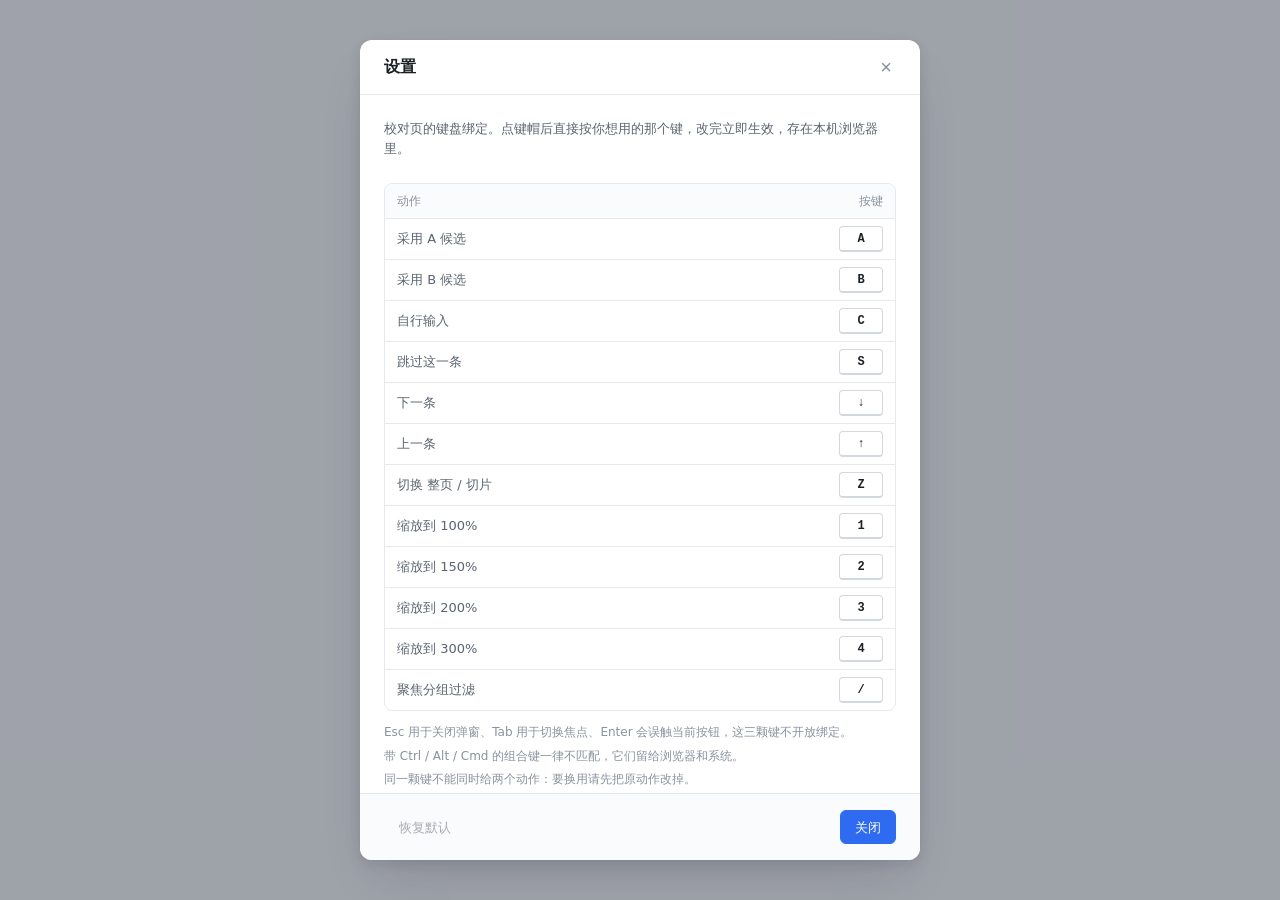
<file: webui/static/dev-settings-shot.html>
<!DOCTYPE html>
<html lang="zh-CN">
<head>
<meta charset="utf-8">
<title>设置面板（截图用）</title>
<!-- 这个页面只做一件事：打开「设置」弹窗，给 docs/ui/settings.png 截图用。
     不带它就没法复现那张截图——无头 Edge 的 --screenshot 只能拍页面，
     没法先点一下顶栏的「设置」再拍。它不参与产品流程，也没有任何业务逻辑。
     生成命令见 docs/UI-DESIGN.md §6.5。 -->
<link rel="stylesheet" href="css/base.css">
<link rel="stylesheet" href="css/view-proofread.css">
</head>
<body>
<div id="toasts"></div>
<script type="module">
import { openSettings } from "./js/settings.js";
openSettings({});
</script>
</body>
</html>
</file>
<file: webui/static/css/base.css>
/* ==========================================================================
   bookflow 工作台 · 基础层
   设计规范见 docs/UI-DESIGN.md。本文件含三部分：
     1. 设计令牌（唯一的颜色/字号/间距来源）
     2. 重置与页面骨架
     3. 跨视图共用组件（按钮、输入、卡片、徽标、进度、表格、空态、弹窗、提示）
   各视图自己的样式在 css/view-*.css，只允许引用这里的令牌，不许写字面色值。
   ========================================================================== */

/* ---------- 1. 设计令牌 ---------- */
:root {
  /* 底层 */
  --bg:            #f6f7f9;
  --surface:       #ffffff;
  --surface-2:     #fafbfc;
  --surface-hover: #f2f4f7;

  /* 线 */
  --border:        #e6e8ec;
  --border-strong: #d3d7de;
  --border-focus:  #93b4f7;

  /* 文字：三级，不要更多 */
  --fg:            #1c2024;
  --fg-muted:      #5b6470;
  --fg-faint:      #8a929e;

  /* 强调：一个蓝，克制使用 */
  --accent:        #2f6bf0;
  --accent-hover:  #2159d8;
  --accent-fg:     #ffffff;
  --accent-soft:   #eef3ff;

  /* 语义 */
  --ok:            #1a9d55;  --ok-soft:      #e9f8f0;
  --warn:          #cf7d0a;  --warn-soft:    #fdf4e3;
  --danger:        #d64545;  --danger-soft:  #fdeeee;
  --neutral:       #78828f;  --neutral-soft: #f0f2f5;

  /* 差异高亮**故意没有颜色令牌**。
     用过三套配色（含实测 5.24:1 的浅琥珀底 + 棕字），结论是底色帮倒忙：
     它把一块色铺在字周围，形近字（已/己）的笔画反而糊在色块边缘；
     一行里出现两三处差异时，视线被色块牵走，真正要看的那两个笔画没人看。
     现在靠字形本身说话：700 字重 + 2px 划线，文字色沿用正文色。
     见 css/view-proofread.css 的 .pr-cand-body mark。 */

  /* 形状与投影 */
  --radius-sm: 6px;
  --radius:    8px;
  --radius-lg: 12px;
  --shadow-sm: 0 1px 2px rgba(16, 24, 40, .05);
  --shadow:    0 1px 3px rgba(16, 24, 40, .07), 0 8px 24px -8px rgba(16, 24, 40, .10);
  --shadow-lg: 0 4px 12px rgba(16, 24, 40, .10), 0 24px 48px -16px rgba(16, 24, 40, .18);

  /* 字体 */
  --sans: "Segoe UI", "Microsoft YaHei UI", "Microsoft YaHei", system-ui, sans-serif;
  --mono: "Cascadia Mono", Consolas, "Courier New", monospace;
  --fs-xs: 12px; --fs-sm: 13px; --fs: 14px; --fs-lg: 16px;
  --fs-xl: 20px; --fs-2xl: 26px;

  /* 间距（4 的倍数） */
  --sp-1: 4px;  --sp-2: 8px;  --sp-3: 12px; --sp-4: 16px;
  --sp-5: 24px; --sp-6: 32px; --sp-7: 48px;

  --topbar-h: 56px;
}

/* ---------- 2. 重置与骨架 ---------- */
* { box-sizing: border-box; }

/* hidden 必须压过各组件自身的 display，否则空提示条会露出来 */
[hidden] { display: none !important; }

html, body {
  margin: 0; padding: 0;
  background: var(--bg);
  color: var(--fg);
  font-family: var(--sans);
  font-size: var(--fs);
  line-height: 1.55;
  -webkit-font-smoothing: antialiased;
  text-rendering: optimizeLegibility;
}

body { padding-top: var(--topbar-h); min-height: 100vh; }

a { color: var(--accent); text-decoration: none; }
a:hover { text-decoration: underline; }

h1, h2, h3, h4 { margin: 0; font-weight: 600; line-height: 1.35; }

/* 顶栏 */
.topbar {
  position: fixed; inset: 0 0 auto 0; height: var(--topbar-h);
  display: flex; align-items: center; gap: var(--sp-5);
  padding: 0 var(--sp-5);
  background: var(--surface);
  border-bottom: 1px solid var(--border);
  z-index: 50;
}
.brand { display: flex; align-items: center; gap: var(--sp-2); font-weight: 600; letter-spacing: .2px; }
.brand-mark {
  display: inline-flex; align-items: center; justify-content: center;
  width: 24px; height: 24px; border-radius: var(--radius-sm);
  background: var(--accent); color: var(--accent-fg);
  font-size: 13px; font-weight: 700;
}
.brand-text { color: var(--fg); }

.nav { display: flex; gap: var(--sp-1); }
.nav-link {
  padding: 6px 12px; border-radius: var(--radius-sm);
  color: var(--fg-muted); font-size: var(--fs-sm); font-weight: 500;
  transition: background .12s, color .12s;
}
.nav-link:hover { background: var(--surface-hover); color: var(--fg); text-decoration: none; }
.nav-link.active { background: var(--accent-soft); color: var(--accent); }

.topbar-right { margin-left: auto; display: flex; align-items: center; gap: var(--sp-2); }

/* 芯片（路径、版本等元信息） */
.chip {
  font-family: var(--mono); font-size: 11.5px; color: var(--fg-faint);
  padding: 3px 9px; border: 1px solid var(--border); border-radius: 999px;
  max-width: 340px; overflow: hidden; text-overflow: ellipsis; white-space: nowrap;
}

/* 内容区 */
.crumbs {
  padding: var(--sp-3) var(--sp-6) 0;
  font-size: var(--fs-sm); color: var(--fg-faint);
}
#main { padding: var(--sp-4) var(--sp-6) var(--sp-7); max-width: 1760px; margin: 0 auto; }

/* ---------- 3. 共用组件 ---------- */

/* 3.1 文字工具类 */
.mono { font-family: var(--mono); font-size: var(--fs-sm); }
.muted { color: var(--fg-muted); }
.faint { color: var(--fg-faint); }
.small { font-size: var(--fs-sm); }
.xs { font-size: var(--fs-xs); }
.strong { font-weight: 600; }
.spacer { flex: 1 1 auto; }
.dot-sep { color: var(--fg-faint); padding: 0 var(--sp-1); }
.nowrap { white-space: nowrap; }

/* 3.2 页面头 */
.page-head {
  display: flex; align-items: flex-start; gap: var(--sp-4);
  margin-bottom: var(--sp-5);
}
.page-title { font-size: var(--fs-xl); }
.page-sub { margin: var(--sp-2) 0 0; color: var(--fg-muted); font-size: var(--fs-sm); }
.page-head-actions { margin-left: auto; display: flex; align-items: center; gap: var(--sp-2); }

/* 3.3 按钮 */
.btn {
  display: inline-flex; align-items: center; justify-content: center; gap: 6px;
  height: 34px; padding: 0 14px;
  font-family: inherit; font-size: var(--fs-sm); font-weight: 500; line-height: 1;
  color: var(--fg); background: var(--surface);
  border: 1px solid var(--border-strong); border-radius: var(--radius-sm);
  cursor: pointer; white-space: nowrap;
  transition: background .12s, border-color .12s, color .12s, box-shadow .12s;
  text-decoration: none;
}
.btn:hover { background: var(--surface-hover); text-decoration: none; }
.btn:active { transform: translateY(.5px); }
.btn:focus-visible { outline: 2px solid var(--border-focus); outline-offset: 1px; }
.btn[disabled], .btn:disabled {
  opacity: .5; cursor: not-allowed; pointer-events: none;
}

.btn-primary {
  background: var(--accent); border-color: var(--accent); color: var(--accent-fg);
}
.btn-primary:hover { background: var(--accent-hover); border-color: var(--accent-hover); }

.btn-ghost { background: transparent; border-color: transparent; color: var(--fg-muted); }
.btn-ghost:hover { background: var(--surface-hover); color: var(--fg); }

.btn-danger { color: var(--danger); border-color: var(--danger); background: var(--surface); }
.btn-danger:hover { background: var(--danger-soft); }

.btn-danger-solid {
  background: var(--danger); border-color: var(--danger); color: #fff;
}
.btn-danger-solid:hover { filter: brightness(.94); }

.btn-sm { height: 28px; padding: 0 10px; font-size: var(--fs-xs); }
.btn-lg { height: 44px; padding: 0 20px; font-size: var(--fs-lg); font-weight: 600; }
.btn-block { width: 100%; }

/* 3.4 表单 */
.field { display: flex; flex-direction: column; gap: 6px; margin-bottom: var(--sp-4); }
.field-label { font-size: var(--fs-sm); font-weight: 500; color: var(--fg-muted); }
.field-hint { font-size: var(--fs-xs); color: var(--fg-faint); }
.field-error { font-size: var(--fs-xs); color: var(--danger); }

.input, .select, .textarea {
  width: 100%; font-family: inherit; font-size: var(--fs); color: var(--fg);
  background: var(--surface); border: 1px solid var(--border-strong);
  border-radius: var(--radius-sm); padding: 0 10px; height: 34px;
  transition: border-color .12s, box-shadow .12s;
}
.textarea { height: auto; padding: 8px 10px; line-height: 1.6; resize: vertical; }
.input:hover, .select:hover, .textarea:hover { border-color: var(--fg-faint); }
.input:focus, .select:focus, .textarea:focus {
  outline: none; border-color: var(--accent);
  box-shadow: 0 0 0 3px var(--accent-soft);
}
.input-sm { height: 28px; font-size: var(--fs-sm); }
.input-invalid { border-color: var(--danger); }
.input-invalid:focus { box-shadow: 0 0 0 3px var(--danger-soft); }

/* 3.5 卡片 */
.card {
  background: var(--surface);
  border: 1px solid var(--border);
  border-radius: var(--radius-lg);
  box-shadow: var(--shadow-sm);
}
.card-head {
  display: flex; align-items: center; gap: var(--sp-2);
  padding: var(--sp-4) var(--sp-5);
  border-bottom: 1px solid var(--border);
}
.card-title { font-size: var(--fs-lg); }
.card-sub { font-size: var(--fs-xs); color: var(--fg-faint); margin-left: var(--sp-2); }
.card-body { padding: var(--sp-5); }
.card-foot {
  padding: var(--sp-3) var(--sp-5);
  border-top: 1px solid var(--border);
  display: flex; align-items: center; gap: var(--sp-2);
  background: var(--surface-2);
  border-radius: 0 0 var(--radius-lg) var(--radius-lg);
}

/* 3.6 徽标 / 芯片 */
.badge {
  display: inline-flex; align-items: center; gap: 4px;
  height: 20px; padding: 0 8px;
  font-size: var(--fs-xs); font-weight: 500; line-height: 1;
  border-radius: 999px; white-space: nowrap;
  background: var(--neutral-soft); color: var(--neutral);
}
.badge-accent  { background: var(--accent-soft);  color: var(--accent); }
.badge-ok      { background: var(--ok-soft);      color: var(--ok); }
.badge-warn    { background: var(--warn-soft);    color: var(--warn); }
.badge-danger  { background: var(--danger-soft);  color: var(--danger); }
.badge-neutral { background: var(--neutral-soft); color: var(--neutral); }
.badge-outline {
  background: transparent; color: var(--fg-muted); border: 1px solid var(--border-strong);
}

/* 3.7 进度条 */
.progress {
  position: relative; height: 6px; border-radius: 999px;
  background: var(--neutral-soft); overflow: hidden;
}
.progress-fill {
  height: 100%; border-radius: 999px;
  background: var(--accent);
  transition: width .35s ease;
}
.progress-fill.is-ok { background: var(--ok); }
.progress-fill.is-warn { background: var(--warn); }
.progress-fill.is-danger { background: var(--danger); }

/* 3.8 阶段点阵（9 个阶段的小圆点） */
.stage-strip { display: flex; gap: 6px; align-items: center; }
.stage-dot {
  display: inline-flex; align-items: center; justify-content: center;
  width: 22px; height: 22px; border-radius: 50%;
  font-size: 10px; font-weight: 600;
  border: 1.5px solid var(--border-strong); background: var(--surface);
  color: var(--fg-faint); cursor: default;
}
.stage-dot.st-ok      { background: var(--ok);      border-color: var(--ok);      color: #fff; }
.stage-dot.st-degraded{ background: var(--warn);    border-color: var(--warn);    color: #fff; }
.stage-dot.st-failed  { background: var(--danger);  border-color: var(--danger);  color: #fff; }
.stage-dot.st-skipped { background: var(--neutral-soft); border-color: var(--border-strong); color: var(--fg-faint); }
.stage-dot.st-running {
  border-color: var(--accent); color: var(--accent); background: var(--accent-soft);
  animation: pulse 1.6s ease-in-out infinite;
}
.stage-dot.st-missing { background: var(--surface); }
.st-dot-running { animation: pulse 1.6s ease-in-out infinite; }

@keyframes pulse { 0%, 100% { opacity: 1; } 50% { opacity: .45; } }
@keyframes spin { to { transform: rotate(360deg); } }

/* 3.9 表格 */
.table { width: 100%; border-collapse: collapse; font-size: var(--fs-sm); }
.table th {
  text-align: left; font-weight: 500; color: var(--fg-faint);
  padding: var(--sp-2) var(--sp-3);
  background: var(--surface-2);
  border-bottom: 1px solid var(--border);
  position: sticky; top: 0; z-index: 1;
}
.table td {
  padding: var(--sp-2) var(--sp-3);
  border-bottom: 1px solid var(--border);
  vertical-align: top;
}
.table tbody tr:hover { background: var(--surface-2); }
.table tbody tr:last-child td { border-bottom: none; }

/* 3.10 空态 */
.empty {
  display: flex; flex-direction: column; align-items: center; justify-content: center;
  gap: var(--sp-2); padding: var(--sp-7) var(--sp-5);
  color: var(--fg-muted); text-align: center;
}
.empty-icon { font-size: 22px; color: var(--fg-faint); }
.empty-title { font-size: var(--fs-lg); font-weight: 600; color: var(--fg); }
.empty-desc { font-size: var(--fs-sm); color: var(--fg-muted); max-width: 460px; }

/* 3.11 骨架屏 */
.sk { display: flex; flex-direction: column; gap: var(--sp-3); }
.sk-line, .sk-block {
  background: linear-gradient(90deg, var(--neutral-soft) 25%, var(--surface-hover) 37%, var(--neutral-soft) 63%);
  background-size: 400% 100%;
  border-radius: var(--radius-sm);
  animation: sk-shimmer 1.4s ease-in-out infinite;
}
.sk-line { height: 14px; }
.sk-block { height: 90px; }
@keyframes sk-shimmer { 0% { background-position: 100% 0; } 100% { background-position: 0 0; } }

/* 3.12 错误条 */
.errorbar {
  display: flex; align-items: flex-start; gap: var(--sp-2);
  padding: var(--sp-3) var(--sp-4);
  background: var(--danger-soft); color: var(--danger);
  border: 1px solid var(--danger); border-radius: var(--radius);
  font-size: var(--fs-sm);
}
.errorbar-icon { flex: 0 0 auto; }

/* 3.13 提示条（toast） */
.toasts {
  position: fixed; right: var(--sp-5); bottom: var(--sp-5);
  display: flex; flex-direction: column; gap: var(--sp-2);
  z-index: 200; max-width: 420px;
}
.toast {
  display: flex; align-items: center; gap: var(--sp-2);
  padding: 10px 12px;
  background: var(--surface); color: var(--fg);
  border: 1px solid var(--border-strong); border-radius: var(--radius);
  box-shadow: var(--shadow);
  font-size: var(--fs-sm);
  animation: toast-in .16s ease-out;
}
@keyframes toast-in { from { opacity: 0; transform: translateY(6px); } to { opacity: 1; transform: none; } }
.toast-dot { width: 8px; height: 8px; border-radius: 50%; flex: 0 0 auto; background: var(--neutral); }
.toast-info .toast-dot     { background: var(--accent); }
.toast-success .toast-dot  { background: var(--ok); }
.toast-warn .toast-dot     { background: var(--warn); }
.toast-error .toast-dot    { background: var(--danger); }
.toast-text { flex: 1 1 auto; }
.toast-close {
  border: none; background: none; cursor: pointer;
  color: var(--fg-faint); font-size: 16px; line-height: 1; padding: 0 2px;
}
.toast-close:hover { color: var(--fg); }

/* 3.14 弹窗 */
.modal-backdrop {
  position: fixed; inset: 0; z-index: 150;
  background: rgba(16, 24, 40, .38);
  display: flex; align-items: center; justify-content: center;
  padding: var(--sp-5);
  animation: fade-in .14s ease-out;
}
@keyframes fade-in { from { opacity: 0; } to { opacity: 1; } }
.modal {
  width: 560px; max-width: 100%; max-height: calc(100vh - 80px);
  display: flex; flex-direction: column;
  background: var(--surface); border-radius: var(--radius-lg);
  box-shadow: var(--shadow-lg);
  animation: modal-in .16s ease-out;
}
@keyframes modal-in { from { opacity: 0; transform: translateY(8px) scale(.99); } to { opacity: 1; transform: none; } }
.modal-head {
  display: flex; align-items: center; gap: var(--sp-2);
  padding: var(--sp-4) var(--sp-5);
  border-bottom: 1px solid var(--border);
}
.modal-title { font-size: var(--fs-lg); }
.modal-x {
  margin-left: auto; border: none; background: none; cursor: pointer;
  font-size: 20px; line-height: 1; color: var(--fg-faint); padding: 0 4px;
}
.modal-x:hover { color: var(--fg); }
.modal-body { padding: var(--sp-5); overflow: auto; }
.modal-text { margin: 0 0 var(--sp-3); color: var(--fg-muted); font-size: var(--fs-sm); }
.modal-foot {
  display: flex; justify-content: flex-end; gap: var(--sp-2);
  padding: var(--sp-4) var(--sp-5);
  border-top: 1px solid var(--border);
  background: var(--surface-2);
  border-radius: 0 0 var(--radius-lg) var(--radius-lg);
}

/* 3.15 键帽 */
kbd {
  display: inline-flex; align-items: center; justify-content: center;
  min-width: 20px; height: 20px; padding: 0 5px;
  font-family: var(--mono); font-size: 11px; font-weight: 600;
  color: var(--fg-muted); background: var(--surface-2);
  border: 1px solid var(--border-strong); border-bottom-width: 2px;
  border-radius: 4px;
}

/* 3.15.5 设置面板 · 快捷键 */
.keys-panel { display: flex; flex-direction: column; gap: var(--sp-3); }
.keys-table {
  border: 1px solid var(--border); border-radius: var(--radius);
  overflow: hidden;
}
.keys-row {
  display: grid; grid-template-columns: minmax(0, 1fr) auto;
  align-items: center; gap: var(--sp-3);
  padding: 7px var(--sp-3);
  border-top: 1px solid var(--border);
  font-size: var(--fs-sm);
}
.keys-row:first-child { border-top: none; }
.keys-head {
  background: var(--surface-2); color: var(--fg-faint);
  font-size: var(--fs-xs); font-weight: 500;
  padding-top: var(--sp-2); padding-bottom: var(--sp-2);
}
.keys-label { color: var(--fg-muted); overflow: hidden; text-overflow: ellipsis; }
.keys-note {
  display: flex; flex-direction: column; gap: 4px;
  font-size: var(--fs-xs); color: var(--fg-faint); line-height: 1.6;
}

/* 键帽按钮：外观刻意与静态 kbd 一致，但它是可点的——
   静态和可点长得一样，人才不会去找「哪里能改键」 */
.keycap {
  min-width: 44px; height: 26px; padding: 0 8px;
  display: inline-flex; align-items: center; justify-content: center;
  font-family: var(--mono); font-size: var(--fs-xs); font-weight: 600;
  color: var(--fg); background: var(--surface);
  border: 1px solid var(--border-strong); border-bottom-width: 2px;
  border-radius: 4px; cursor: pointer;
  transition: background .12s, border-color .12s, color .12s;
}
.keycap:hover { border-color: var(--accent); color: var(--accent); background: var(--accent-soft); }
.keycap:focus-visible { outline: 2px solid var(--border-focus); outline-offset: 1px; }
/* 等待按键时反色：这是唯一一个「你现在按什么都算数」的状态，
   必须和静止态一眼分得开，否则用户会以为没点上而反复点击 */
.keycap.is-capturing {
  background: var(--accent); border-color: var(--accent); color: var(--accent-fg);
  animation: pulse 1.2s ease-in-out infinite;
}

/* 3.16 分段控件 */
.segmented {
  display: inline-flex; padding: 2px; gap: 2px;
  background: var(--neutral-soft); border-radius: var(--radius-sm);
}
.segmented button {
  height: 26px; padding: 0 12px; border: none; background: transparent;
  font-family: inherit; font-size: var(--fs-xs); font-weight: 500;
  color: var(--fg-muted); border-radius: 4px; cursor: pointer;
}
.segmented button:hover { color: var(--fg); }
.segmented button.active {
  background: var(--surface); color: var(--fg);
  box-shadow: var(--shadow-sm);
}

/* 3.17 统计条 */
.stat-row { display: flex; gap: var(--sp-5); flex-wrap: wrap; }
.stat { display: flex; flex-direction: column; gap: 2px; }
.stat-value { font-size: var(--fs-xl); font-weight: 600; line-height: 1.2; }
.stat-label { font-size: var(--fs-xs); color: var(--fg-faint); }
</file>
<file: webui/static/css/view-proofread.css>
/* 校对页（#/task/:id/proofread）—— 本工具最核心的界面。
   规范见 docs/UI-DESIGN.md §5。三栏：分组 | 证据 | 判定。
   本文件只引用 base.css 的令牌，不写字面色值。 */

.view-proofread {
  display: flex; flex-direction: column;
  height: calc(100vh - var(--topbar-h));
  margin: calc(var(--sp-4) * -1) calc(var(--sp-6) * -1) 0;
}

/* ---------- 顶栏 ---------- */
.pr-bar {
  display: flex; align-items: center; gap: var(--sp-4);
  padding: var(--sp-3) var(--sp-5);
  background: var(--surface);
  border-bottom: 1px solid var(--border);
  flex: 0 0 auto;
}
.pr-bar-title { display: flex; flex-direction: column; gap: 2px; min-width: 0; }
.pr-bar-name {
  font-size: var(--fs-lg); font-weight: 600;
  overflow: hidden; text-overflow: ellipsis; white-space: nowrap;
}
.pr-bar-sub { font-size: var(--fs-xs); color: var(--fg-faint); }

.pr-progress { flex: 1 1 auto; min-width: 200px; max-width: 460px; }
.pr-progress-meta {
  display: flex; align-items: baseline; justify-content: space-between;
  font-size: var(--fs-xs); color: var(--fg-muted); margin-bottom: 5px;
}
.pr-progress-meta b { color: var(--fg); font-size: var(--fs-sm); }

.pr-bar-actions { margin-left: auto; display: flex; align-items: center; gap: var(--sp-2); }

/* ---------- 三栏 ---------- */
.pr-body {
  flex: 1 1 auto; min-height: 0;
  display: grid;
  grid-template-columns: 200px minmax(0, 1fr) 320px;
  gap: 1px;
  background: var(--border);
}
@media (min-width: 1440px) {
  .pr-body { grid-template-columns: 240px minmax(0, 1fr) 340px; }
}

.pr-pane { background: var(--bg); min-height: 0; display: flex; flex-direction: column; }
/* 空态 / 错误态：必须跨满三栏。.pr-body 是 grid，不带这个类的东西只会落在
   第一列，实测被挤进 200px 的分组栏，标题竖排成一行三个字。 */
.pr-emptywrap { grid-column: 1 / -1; display: flex; align-items: center; justify-content: center; }
.pr-pane-evidence { background: var(--surface-2); }
.pr-pane-decide { background: var(--surface); }

/* ---------- 1. 分组侧栏 ---------- */
.pr-groups { flex: 1 1 auto; overflow: auto; padding: var(--sp-2); }
.pr-group-head {
  display: flex; align-items: center; gap: var(--sp-2);
  padding: var(--sp-2) var(--sp-2) var(--sp-1);
  font-size: var(--fs-xs); font-weight: 600; color: var(--fg-faint);
  letter-spacing: .3px;
}
.pr-group {
  display: flex; align-items: center; gap: var(--sp-2);
  width: 100%; padding: 7px 10px;
  font-family: inherit; font-size: var(--fs-sm); text-align: left;
  color: var(--fg-muted); background: transparent;
  border: none; border-left: 2px solid transparent; border-radius: 0 var(--radius-sm) var(--radius-sm) 0;
  cursor: pointer;
}
.pr-group:hover { background: var(--surface-hover); color: var(--fg); }
.pr-group.active {
  background: var(--accent-soft); color: var(--accent);
  border-left-color: var(--accent); font-weight: 600;
}
.pr-group-label {
  flex: 1 1 auto; overflow: hidden; text-overflow: ellipsis; white-space: nowrap;
  font-family: var(--mono); font-size: var(--fs-sm);
}
.pr-group-count {
  flex: 0 0 auto; font-size: var(--fs-xs); font-variant-numeric: tabular-nums;
  color: var(--fg-faint);
}
.pr-group.active .pr-group-count { color: var(--accent); }
.pr-group.is-unlocated .pr-group-label { font-family: var(--sans); }
.pr-group.is-unlocated { color: var(--warn); }
.pr-group.is-unlocated.active { background: var(--warn-soft); color: var(--warn); border-left-color: var(--warn); }
.pr-group-done {
  flex: 0 0 auto; width: 6px; height: 6px; border-radius: 50%; background: var(--ok);
}

.pr-filter {
  padding: var(--sp-2);
  border-bottom: 1px solid var(--border);
  flex: 0 0 auto;
}

/* ---------- 2. 证据区 ---------- */
.pr-evidence-bar {
  display: flex; align-items: center; gap: var(--sp-2);
  padding: var(--sp-2) var(--sp-4);
  border-bottom: 1px solid var(--border);
  background: var(--surface);
  flex: 0 0 auto;
}
.pr-evidence-meta { font-size: var(--fs-xs); color: var(--fg-faint); font-family: var(--mono); }

.pr-stage {
  flex: 1 1 auto; min-height: 0;
  display: flex; align-items: center; justify-content: center;
  overflow: auto; padding: var(--sp-4);
  /* 证据图必须占足够面积：不小于 420px，默认约视口 58%。
     这是判字的前提条件 —— 图太小，形近字根本分不出来。 */
  min-height: clamp(420px, 58vh, 780px);
  height: 100%;
}
.pr-shot {
  display: block;
  background: var(--surface);
  border: 1px solid var(--border);
  border-radius: var(--radius-sm);
  box-shadow: var(--shadow);
  image-rendering: auto;
  /* 切片图默认铺满证据区宽度：它是一条窄条，按原始像素显示会小得看不清字形。
     放大靠 JS 设 width，但永远不许超出容器 —— 超出就出横向滚动条，
     人被逼着左右拖着看一行字，那是判不了字的。 */
  max-width: 100%;
}
.pr-stage.mode-crop .pr-shot {
  /* 单行切片：宽度吃满，高度自适应，垂直居中 */
  width: 100%;
}
.pr-stage.mode-page .pr-shot {
  /* 整页：按高度适配，宽度自适应，允许放大后滚动 */
  max-height: none;
  height: auto;
}
.pr-stage.mode-page { align-items: flex-start; }
.pr-stage.mode-crop { align-items: center; }
.pr-shot-wrap { display: flex; flex-direction: column; align-items: center; gap: var(--sp-2); }
.pr-shot-hint { font-size: var(--fs-xs); color: var(--fg-faint); }

.pr-shot-fail {
  display: flex; flex-direction: column; align-items: center; gap: var(--sp-3);
  padding: var(--sp-6); color: var(--fg-muted); text-align: center;
}

/* ---------- 3. 判定区 ---------- */
.pr-decide { flex: 1 1 auto; min-height: 0; overflow: auto; padding: var(--sp-4); }

.pr-loc {
  display: flex; align-items: center; gap: var(--sp-2);
  font-size: var(--fs-xs); color: var(--fg-faint);
  font-family: var(--mono); margin-bottom: var(--sp-3);
}

.pr-cand { margin-bottom: var(--sp-3); }
.pr-cand-head {
  display: flex; align-items: center; gap: var(--sp-2);
  font-size: var(--fs-xs); font-weight: 600; color: var(--fg-muted);
  margin-bottom: 5px;
}
.pr-cand-body {
  padding: 10px 12px;
  background: var(--surface-2);
  border: 1px solid var(--border);
  border-radius: var(--radius);
  font-size: var(--fs); line-height: 1.7; font-weight: 500;
  word-break: break-all;
  max-height: 148px; overflow: auto;
}
.pr-cand.is-chosen .pr-cand-body { border-color: var(--accent); background: var(--accent-soft); }
.pr-cand-body mark {
  /* 差异字：**无底色 + 加粗 + 划线**。
     底色试过又撤掉了：它会在字周围铺一块色，形近字（已/己、己/已）的笔画
     反而糊在色块边缘里；而且整行里出现两三处差异时，视线被色块拉走，
     真正要看的那两个笔画差别没人看。
     现在底色只在**整块候选被选中**时出现在 .pr-cand-body 上（见上一条），
     单个字只用字形本身说话：700 字重 + 2px 划线。
     文字颜色沿用正文色，不加色相——颜色一多，「哪个是我该看的」又要多解释一遍。 */
  background: none;
  color: inherit;
  font-weight: 700;
  padding: 0;
  text-decoration: underline;
  text-decoration-thickness: 2px;
  /* 3px 而不是 2px：汉字的下缘本身就画到基线以下，2px 时划线会贴住笔画，
     实测在「已」上看起来像一坨黑边，反而让字形更难认。 */
  text-underline-offset: 3px;
}
.pr-cand-body mark.d-insert { text-decoration-style: solid; }
/* 删除用删除线：它在这一侧本来就不该存在，划掉比加下划线更符合语义 */
.pr-cand-body mark.d-delete {
  text-decoration: line-through;
  text-decoration-thickness: 2px;
}
.pr-cand-note { margin-top: 4px; font-size: var(--fs-xs); color: var(--fg-faint); }

/* 判定按钮：整行宽、44px 高、一眼可辨 */
.pr-actions { display: flex; flex-direction: column; gap: var(--sp-2); margin-top: var(--sp-4); }
.pr-btn {
  display: flex; align-items: center; gap: var(--sp-2);
  width: 100%; height: 44px; padding: 0 14px;
  font-family: inherit; font-size: 15px; font-weight: 600;
  border-radius: var(--radius); cursor: pointer;
  transition: background .12s, border-color .12s, transform .06s;
  text-align: left;
}
.pr-btn:active { transform: translateY(1px); }
.pr-btn:focus-visible { outline: 2px solid var(--border-focus); outline-offset: 1px; }
.pr-btn kbd { margin-left: auto; flex: 0 0 auto; }
.pr-btn-label { flex: 1 1 auto; }

.pr-btn-a { background: var(--surface); border: 1px solid var(--border-strong); color: var(--fg); }
.pr-btn-a:hover { background: var(--surface-hover); border-color: var(--fg-faint); }
.pr-btn-b { background: var(--accent); border: 1px solid var(--accent); color: var(--accent-fg); }
.pr-btn-b:hover { background: var(--accent-hover); border-color: var(--accent-hover); }
.pr-btn-b kbd { background: rgba(255,255,255,.18); border-color: rgba(255,255,255,.35); color: #fff; }
.pr-btn-c { background: var(--surface); border: 1px solid var(--border-strong); color: var(--fg); }
.pr-btn-c:hover { background: var(--surface-hover); }
.pr-btn-s {
  background: transparent; border: 1px solid transparent;
  color: var(--fg-muted); font-weight: 500; height: 36px; font-size: var(--fs-sm);
  justify-content: center;
}
.pr-btn-s:hover { background: var(--surface-hover); color: var(--fg); }

/* 判定后的 200ms 反馈 */
.pr-btn.flash { background: var(--ok) !important; border-color: var(--ok) !important; color: #fff !important; }

.pr-custom { margin-top: var(--sp-2); }
.pr-custom[hidden] { display: none; }

/* 底部状态行 */
.pr-foot {
  display: flex; align-items: center; gap: var(--sp-2);
  padding-top: var(--sp-3); margin-top: var(--sp-3);
  border-top: 1px solid var(--border);
  font-size: var(--fs-xs); color: var(--fg-faint);
}
.pr-foot b { color: var(--fg-muted); }

/* 无条目的空态 */
.pr-noitem {
  display: flex; flex-direction: column; align-items: center; justify-content: center;
  height: 100%; gap: var(--sp-2); color: var(--fg-muted); text-align: center;
}

/* ---------- 状态提示 ---------- */
.pr-banner {
  display: flex; align-items: center; gap: var(--sp-2);
  padding: var(--sp-2) var(--sp-5);
  font-size: var(--fs-sm);
  border-bottom: 1px solid var(--border);
  flex: 0 0 auto;
}
.pr-banner-warn { background: var(--warn-soft); color: var(--warn); }
.pr-banner-info { background: var(--accent-soft); color: var(--accent); }

/* ---------- 未定位条目说明 ---------- */
.pr-unloc-note {
  display: flex; gap: var(--sp-2);
  padding: var(--sp-3); margin: var(--sp-3);
  background: var(--warn-soft); color: var(--fg);
  border-radius: var(--radius); font-size: var(--fs-sm);
  border: 1px solid var(--warn);
}

/* ---------- 提交预览弹窗 ---------- */
.pr-preview-grid {
  display: grid; grid-template-columns: repeat(4, 1fr);
  gap: var(--sp-2); margin-bottom: var(--sp-4);
}
.pr-preview-cell {
  padding: var(--sp-3); text-align: center;
  background: var(--surface-2); border: 1px solid var(--border);
  border-radius: var(--radius);
}
.pr-preview-num { font-size: var(--fs-xl); font-weight: 600; line-height: 1.2; }
.pr-preview-lbl { font-size: var(--fs-xs); color: var(--fg-faint); margin-top: 2px; }
.pr-preview-cell.is-apply .pr-preview-num { color: var(--accent); }
.pr-preview-cell.is-already .pr-preview-num { color: var(--ok); }
.pr-preview-cell.is-missing .pr-preview-num { color: var(--warn); }
.pr-preview-table { max-height: 320px; overflow: auto; border: 1px solid var(--border); border-radius: var(--radius); }
</file>
